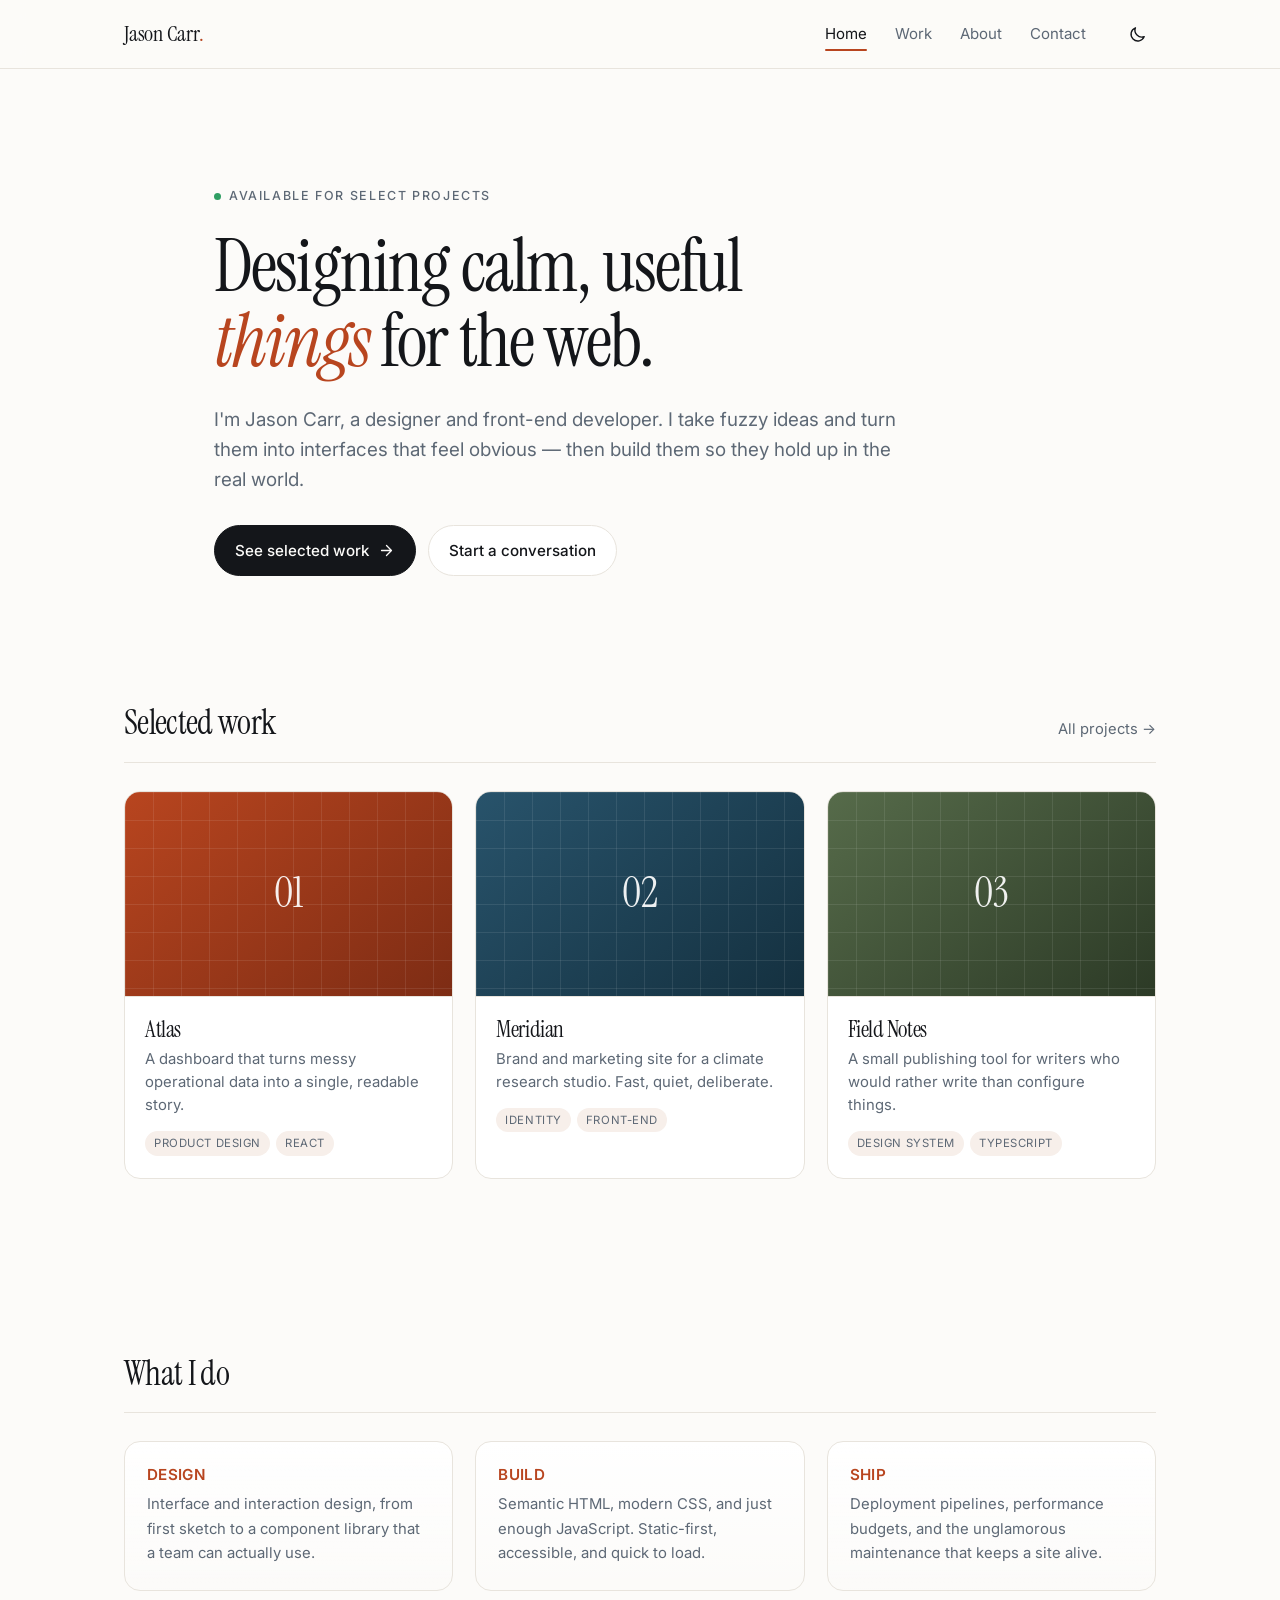
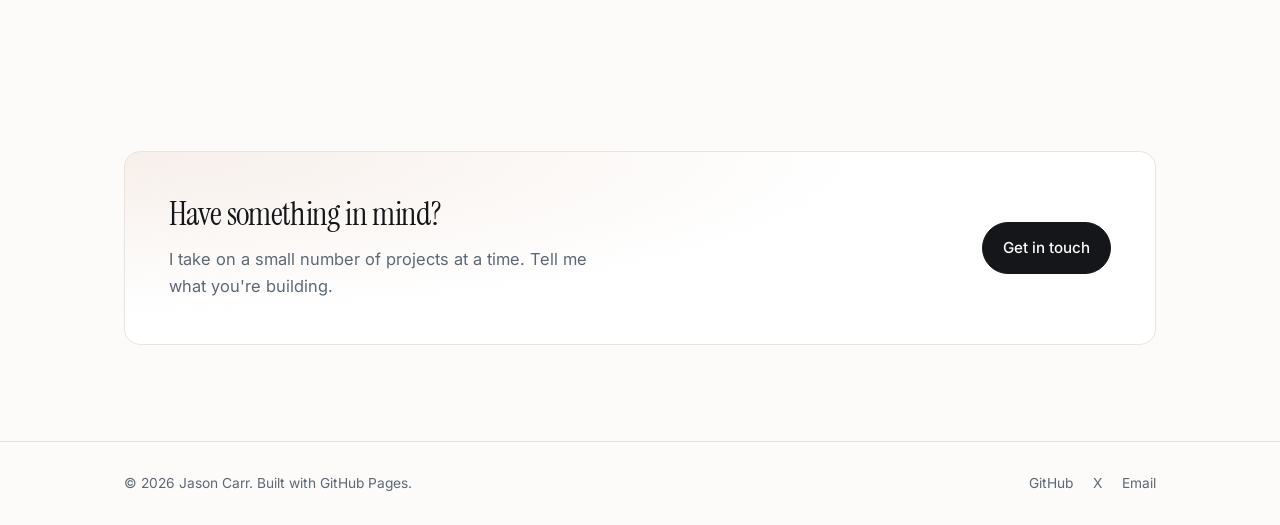
<file: index.html>
<!DOCTYPE html>
<html lang="en" data-theme="light">
<head>
  <meta charset="utf-8">
  <meta name="viewport" content="width=device-width, initial-scale=1">
  <title>Jason Carr — Designer &amp; Developer</title>
  <meta name="description" content="Portfolio of Jason Carr — a designer and front-end developer building calm, useful things for the web.">

  <meta property="og:type" content="website">
  <meta property="og:title" content="Jason Carr — Designer &amp; Developer">
  <meta property="og:description" content="Portfolio of Jason Carr — a designer and front-end developer building calm, useful things for the web.">
  <meta name="twitter:card" content="summary_large_image">

  <link rel="icon" href="data:image/svg+xml,%3Csvg xmlns='http://www.w3.org/2000/svg' viewBox='0 0 32 32'%3E%3Crect width='32' height='32' rx='9' fill='%23b8451f'/%3E%3Ctext x='16' y='23' font-family='Georgia,serif' font-size='19' fill='%23fff' text-anchor='middle'%3EY%3C/text%3E%3C/svg%3E">

  <link rel="preconnect" href="https://fonts.googleapis.com">
  <link rel="preconnect" href="https://fonts.gstatic.com" crossorigin>
  <link href="https://fonts.googleapis.com/css2?family=Inter:wght@400;500;600&family=Instrument+Serif:ital@0;1&display=swap" rel="stylesheet">
  <link rel="stylesheet" href="css/style.css">

  <script>
    // Apply the saved theme before paint so there is no flash.
    (function () {
      try {
        var saved = localStorage.getItem("theme");
        var prefers = window.matchMedia("(prefers-color-scheme: dark)").matches ? "dark" : "light";
        document.documentElement.dataset.theme = saved || prefers;
      } catch (e) {}
    })();
  </script>
</head>
<body>
  <a class="skip-link" href="#main">Skip to content</a>

  <header class="site-header">
    <div class="wrap header-inner">
      <a class="brand" href="index.html">Jason Carr<span class="dot">.</span></a>

      <nav class="nav" id="nav" aria-label="Main">
        <a href="index.html">Home</a>
        <a href="projects.html">Work</a>
        <a href="about.html">About</a>
        <a href="contact.html">Contact</a>
      </nav>

      <div class="header-actions">
        <button class="icon-btn" id="theme-toggle" type="button" aria-label="Toggle colour theme">
          <svg class="i-sun" viewBox="0 0 24 24" aria-hidden="true"><circle cx="12" cy="12" r="4.2"/><path d="M12 2v2.2M12 19.8V22M2 12h2.2M19.8 12H22M4.9 4.9l1.6 1.6M17.5 17.5l1.6 1.6M19.1 4.9l-1.6 1.6M6.5 17.5l-1.6 1.6"/></svg>
          <svg class="i-moon" viewBox="0 0 24 24" aria-hidden="true"><path d="M20.5 14.6A8.6 8.6 0 0 1 9.4 3.5a8.6 8.6 0 1 0 11.1 11.1Z"/></svg>
        </button>

        <button class="icon-btn menu-btn" id="menu-btn" type="button" aria-label="Open menu" aria-expanded="false" aria-controls="nav">
          <svg viewBox="0 0 24 24" aria-hidden="true"><path d="M4 7h16M4 12h16M4 17h16"/></svg>
        </button>
      </div>
    </div>
  </header>

  <main id="main">
    <section class="hero wrap">
      <p class="eyebrow"><span class="pulse" aria-hidden="true"></span>Available for select projects</p>
      <h1>Designing calm, useful <em>things</em> for the web.</h1>
      <p class="lede">
        I'm Jason Carr, a designer and front-end developer. I take fuzzy ideas and turn them
        into interfaces that feel obvious — then build them so they hold up in the real world.
      </p>
      <div class="btn-row">
        <a class="btn btn-primary" href="projects.html">
          See selected work
          <svg viewBox="0 0 24 24" aria-hidden="true"><path d="M5 12h13M12 5l7 7-7 7"/></svg>
        </a>
        <a class="btn btn-ghost" href="contact.html">Start a conversation</a>
      </div>
    </section>

    <section class="wrap section" aria-labelledby="work-heading">
      <div class="section-head">
        <h2 id="work-heading">Selected work</h2>
        <a class="text-link" href="projects.html">All projects <span aria-hidden="true">→</span></a>
      </div>

      <div class="grid-3">
        <a class="card reveal" href="projects.html#atlas">
          <div class="cover cover-a"><span>01</span></div>
          <div class="card-body">
            <h3>Atlas</h3>
            <p>A dashboard that turns messy operational data into a single, readable story.</p>
            <ul class="tags"><li>Product design</li><li>React</li></ul>
          </div>
        </a>

        <a class="card reveal" href="projects.html#meridian">
          <div class="cover cover-b"><span>02</span></div>
          <div class="card-body">
            <h3>Meridian</h3>
            <p>Brand and marketing site for a climate research studio. Fast, quiet, deliberate.</p>
            <ul class="tags"><li>Identity</li><li>Front-end</li></ul>
          </div>
        </a>

        <a class="card reveal" href="projects.html#fieldnotes">
          <div class="cover cover-c"><span>03</span></div>
          <div class="card-body">
            <h3>Field Notes</h3>
            <p>A small publishing tool for writers who would rather write than configure things.</p>
            <ul class="tags"><li>Design system</li><li>TypeScript</li></ul>
          </div>
        </a>
      </div>
    </section>

    <section class="wrap section" aria-labelledby="do-heading">
      <div class="section-head">
        <h2 id="do-heading">What I do</h2>
      </div>

      <div class="grid-3 skills">
        <article class="reveal">
          <h3>Design</h3>
          <p>Interface and interaction design, from first sketch to a component library that a team can actually use.</p>
        </article>
        <article class="reveal">
          <h3>Build</h3>
          <p>Semantic HTML, modern CSS, and just enough JavaScript. Static-first, accessible, and quick to load.</p>
        </article>
        <article class="reveal">
          <h3>Ship</h3>
          <p>Deployment pipelines, performance budgets, and the unglamorous maintenance that keeps a site alive.</p>
        </article>
      </div>
    </section>

    <section class="wrap">
      <div class="callout reveal">
        <div>
          <h2>Have something in mind?</h2>
          <p>I take on a small number of projects at a time. Tell me what you're building.</p>
        </div>
        <a class="btn btn-primary" href="contact.html">Get in touch</a>
      </div>
    </section>
  </main>

  <footer class="site-footer">
    <div class="wrap footer-inner">
      <p>© <span data-year>2026</span> Jason Carr. Built with GitHub Pages.</p>
      <nav aria-label="Elsewhere">
        <a href="https://github.com/namrrac" rel="me">GitHub</a>
        <a href="https://x.com/norcalhiker" rel="me">X</a>
        <a href="mailto:namrrac@gmail.com">Email</a>
      </nav>
    </div>
  </footer>

  <script src="js/main.js"></script>
</body>
</html>
</file>
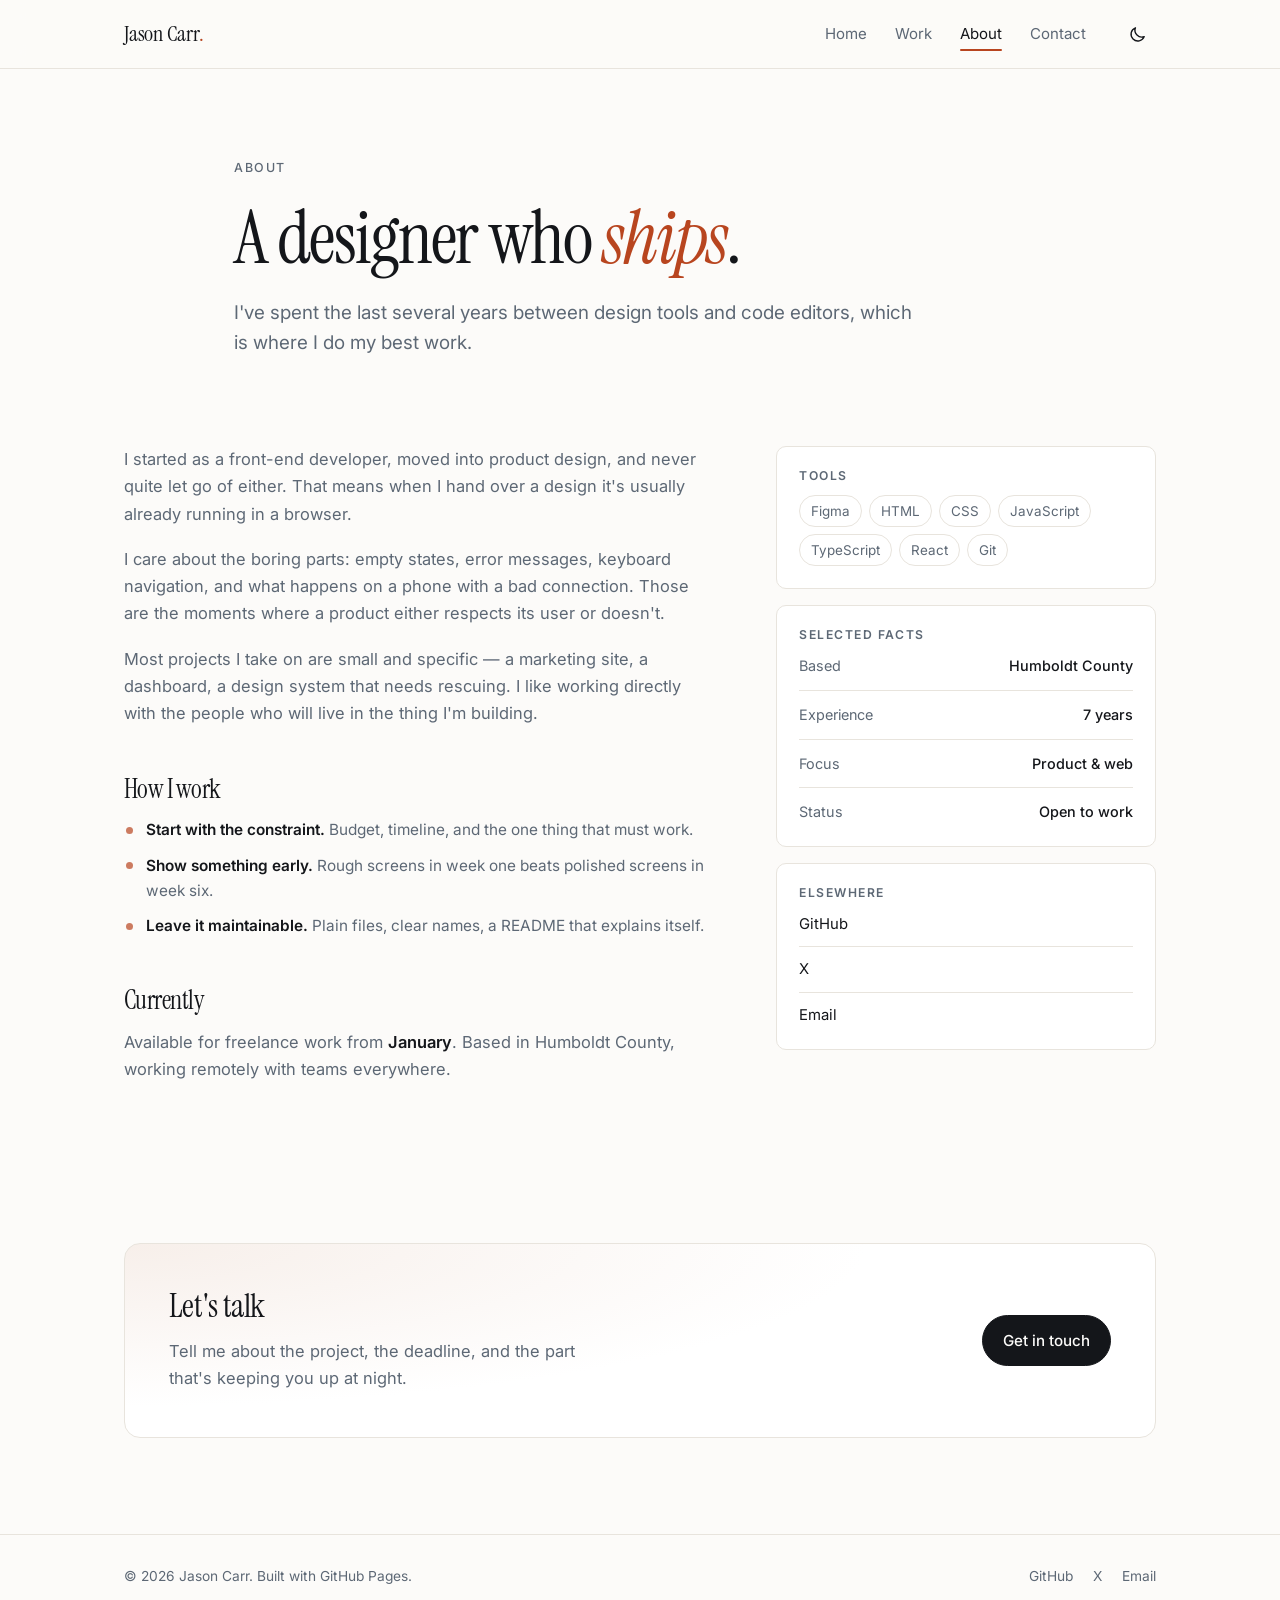
<file: about.html>
<!DOCTYPE html>
<html lang="en" data-theme="light">
<head>
  <meta charset="utf-8">
  <meta name="viewport" content="width=device-width, initial-scale=1">
  <title>About — Jason Carr</title>
  <meta name="description" content="About Jason Carr — designer and front-end developer. Background, tools, and how I work.">

  <meta property="og:type" content="website">
  <meta property="og:title" content="About — Jason Carr">
  <meta property="og:description" content="About Jason Carr — designer and front-end developer.">

  <link rel="icon" href="data:image/svg+xml,%3Csvg xmlns='http://www.w3.org/2000/svg' viewBox='0 0 32 32'%3E%3Crect width='32' height='32' rx='9' fill='%23b8451f'/%3E%3Ctext x='16' y='23' font-family='Georgia,serif' font-size='19' fill='%23fff' text-anchor='middle'%3EY%3C/text%3E%3C/svg%3E">

  <link rel="preconnect" href="https://fonts.googleapis.com">
  <link rel="preconnect" href="https://fonts.gstatic.com" crossorigin>
  <link href="https://fonts.googleapis.com/css2?family=Inter:wght@400;500;600&family=Instrument+Serif:ital@0;1&display=swap" rel="stylesheet">
  <link rel="stylesheet" href="css/style.css">

  <script>
    (function () {
      try {
        var saved = localStorage.getItem("theme");
        var prefers = window.matchMedia("(prefers-color-scheme: dark)").matches ? "dark" : "light";
        document.documentElement.dataset.theme = saved || prefers;
      } catch (e) {}
    })();
  </script>
</head>
<body>
  <a class="skip-link" href="#main">Skip to content</a>

  <header class="site-header">
    <div class="wrap header-inner">
      <a class="brand" href="index.html">Jason Carr<span class="dot">.</span></a>

      <nav class="nav" id="nav" aria-label="Main">
        <a href="index.html">Home</a>
        <a href="projects.html">Work</a>
        <a href="about.html">About</a>
        <a href="contact.html">Contact</a>
      </nav>

      <div class="header-actions">
        <button class="icon-btn" id="theme-toggle" type="button" aria-label="Toggle colour theme">
          <svg class="i-sun" viewBox="0 0 24 24" aria-hidden="true"><circle cx="12" cy="12" r="4.2"/><path d="M12 2v2.2M12 19.8V22M2 12h2.2M19.8 12H22M4.9 4.9l1.6 1.6M17.5 17.5l1.6 1.6M19.1 4.9l-1.6 1.6M6.5 17.5l-1.6 1.6"/></svg>
          <svg class="i-moon" viewBox="0 0 24 24" aria-hidden="true"><path d="M20.5 14.6A8.6 8.6 0 0 1 9.4 3.5a8.6 8.6 0 1 0 11.1 11.1Z"/></svg>
        </button>

        <button class="icon-btn menu-btn" id="menu-btn" type="button" aria-label="Open menu" aria-expanded="false" aria-controls="nav">
          <svg viewBox="0 0 24 24" aria-hidden="true"><path d="M4 7h16M4 12h16M4 17h16"/></svg>
        </button>
      </div>
    </div>
  </header>

  <main id="main">
    <section class="wrap page-head">
      <p class="eyebrow">About</p>
      <h1>A designer who <em>ships</em>.</h1>
      <p class="lede">I've spent the last several years between design tools and code editors, which is where I do my best work.</p>
    </section>

    <section class="wrap section">
      <div class="two-col">
        <div class="prose">
          <p>
            I started as a front-end developer, moved into product design, and never quite let go of
            either. That means when I hand over a design it's usually already running in a browser.
          </p>
          <p>
            I care about the boring parts: empty states, error messages, keyboard navigation, and what
            happens on a phone with a bad connection. Those are the moments where a product either
            respects its user or doesn't.
          </p>
          <p>
            Most projects I take on are small and specific — a marketing site, a dashboard, a design
            system that needs rescuing. I like working directly with the people who will live in the
            thing I'm building.
          </p>

          <h2>How I work</h2>
          <ul class="list">
            <li><strong>Start with the constraint.</strong> Budget, timeline, and the one thing that must work.</li>
            <li><strong>Show something early.</strong> Rough screens in week one beats polished screens in week six.</li>
            <li><strong>Leave it maintainable.</strong> Plain files, clear names, a README that explains itself.</li>
          </ul>

          <h2>Currently</h2>
          <p>
            Available for freelance work from <strong>January</strong>. Based in Humboldt County,
            working remotely with teams everywhere.
          </p>
        </div>

        <aside class="sidebar">
          <div class="panel">
            <h3>Tools</h3>
            <ul class="chips">
              <li>Figma</li>
              <li>HTML</li>
              <li>CSS</li>
              <li>JavaScript</li>
              <li>TypeScript</li>
              <li>React</li>
              <li>Git</li>
            </ul>
          </div>

          <div class="panel">
            <h3>Selected facts</h3>
            <dl class="facts">
              <div><dt>Based</dt><dd>Humboldt County</dd></div>
              <div><dt>Experience</dt><dd>7 years</dd></div>
              <div><dt>Focus</dt><dd>Product &amp; web</dd></div>
              <div><dt>Status</dt><dd>Open to work</dd></div>
            </dl>
          </div>

          <div class="panel">
            <h3>Elsewhere</h3>
            <ul class="link-list">
              <li><a href="https://github.com/namrrac">GitHub</a></li>
              <li><a href="https://x.com/norcalhiker">X</a></li>
              <li><a href="mailto:namrrac@gmail.com">Email</a></li>
            </ul>
          </div>
        </aside>
      </div>
    </section>

    <section class="wrap">
      <div class="callout reveal">
        <div>
          <h2>Let's talk</h2>
          <p>Tell me about the project, the deadline, and the part that's keeping you up at night.</p>
        </div>
        <a class="btn btn-primary" href="contact.html">Get in touch</a>
      </div>
    </section>
  </main>

  <footer class="site-footer">
    <div class="wrap footer-inner">
      <p>© <span data-year>2026</span> Jason Carr. Built with GitHub Pages.</p>
      <nav aria-label="Elsewhere">
        <a href="https://github.com/namrrac" rel="me">GitHub</a>
        <a href="https://x.com/norcalhiker" rel="me">X</a>
        <a href="mailto:namrrac@gmail.com">Email</a>
      </nav>
    </div>
  </footer>

  <script src="js/main.js"></script>
</body>
</html>
</file>
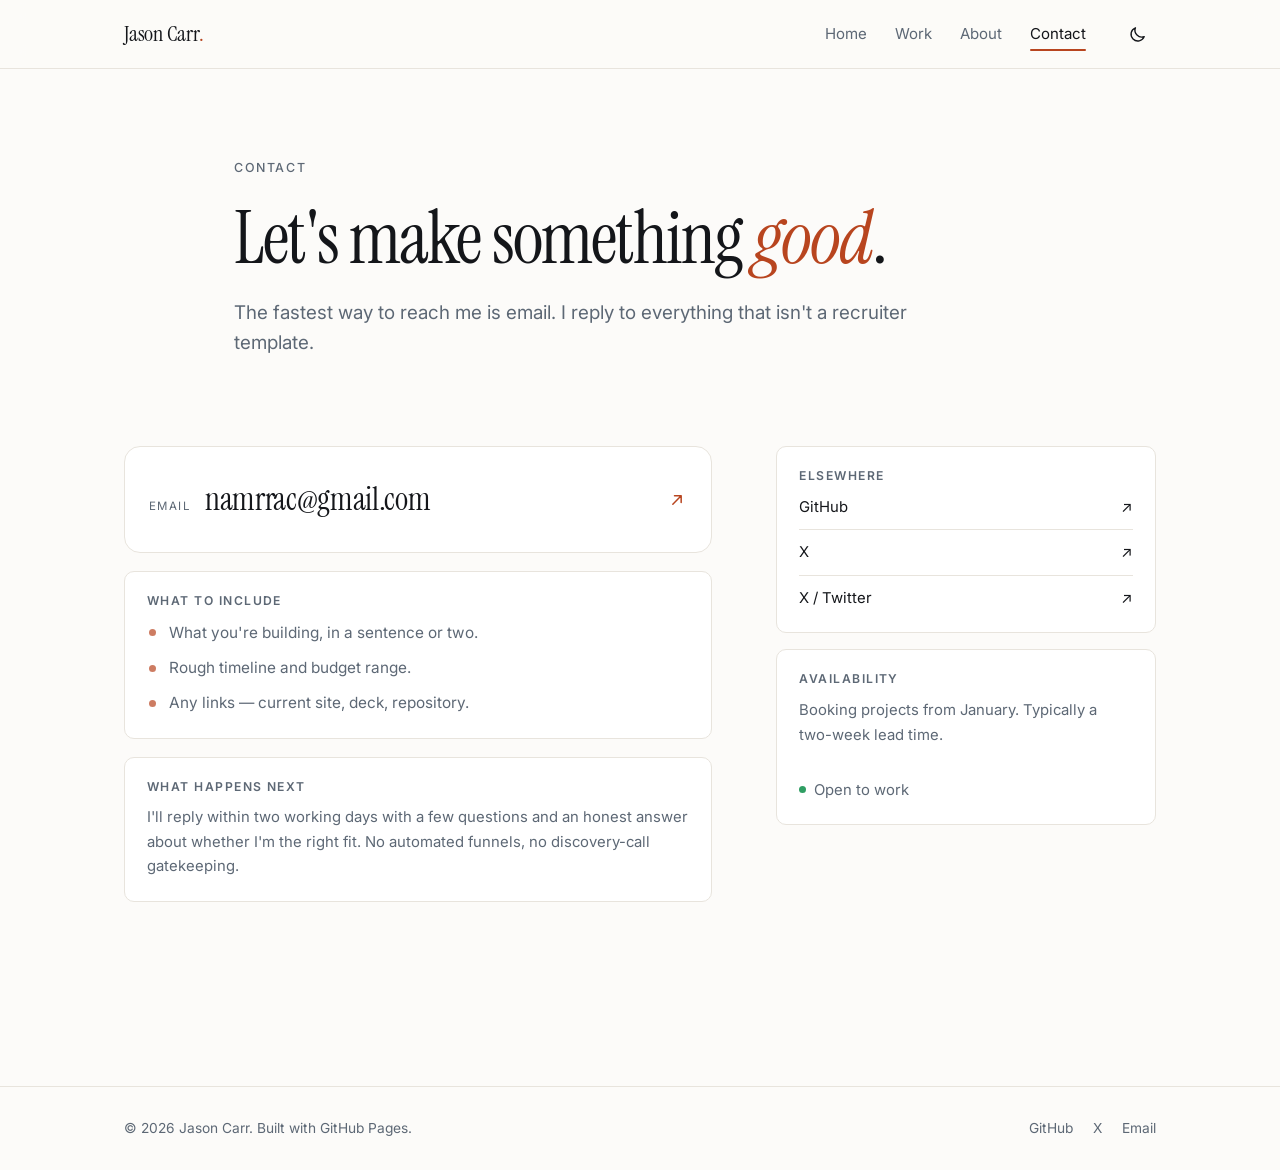
<file: contact.html>
<!DOCTYPE html>
<html lang="en" data-theme="light">
<head>
  <meta charset="utf-8">
  <meta name="viewport" content="width=device-width, initial-scale=1">
  <title>Contact — Jason Carr</title>
  <meta name="description" content="Get in touch with Jason Carr about design and front-end projects.">

  <meta property="og:type" content="website">
  <meta property="og:title" content="Contact — Jason Carr">
  <meta property="og:description" content="Get in touch about design and front-end projects.">

  <link rel="icon" href="data:image/svg+xml,%3Csvg xmlns='http://www.w3.org/2000/svg' viewBox='0 0 32 32'%3E%3Crect width='32' height='32' rx='9' fill='%23b8451f'/%3E%3Ctext x='16' y='23' font-family='Georgia,serif' font-size='19' fill='%23fff' text-anchor='middle'%3EY%3C/text%3E%3C/svg%3E">

  <link rel="preconnect" href="https://fonts.googleapis.com">
  <link rel="preconnect" href="https://fonts.gstatic.com" crossorigin>
  <link href="https://fonts.googleapis.com/css2?family=Inter:wght@400;500;600&family=Instrument+Serif:ital@0;1&display=swap" rel="stylesheet">
  <link rel="stylesheet" href="css/style.css">

  <script>
    (function () {
      try {
        var saved = localStorage.getItem("theme");
        var prefers = window.matchMedia("(prefers-color-scheme: dark)").matches ? "dark" : "light";
        document.documentElement.dataset.theme = saved || prefers;
      } catch (e) {}
    })();
  </script>
</head>
<body>
  <a class="skip-link" href="#main">Skip to content</a>

  <header class="site-header">
    <div class="wrap header-inner">
      <a class="brand" href="index.html">Jason Carr<span class="dot">.</span></a>

      <nav class="nav" id="nav" aria-label="Main">
        <a href="index.html">Home</a>
        <a href="projects.html">Work</a>
        <a href="about.html">About</a>
        <a href="contact.html">Contact</a>
      </nav>

      <div class="header-actions">
        <button class="icon-btn" id="theme-toggle" type="button" aria-label="Toggle colour theme">
          <svg class="i-sun" viewBox="0 0 24 24" aria-hidden="true"><circle cx="12" cy="12" r="4.2"/><path d="M12 2v2.2M12 19.8V22M2 12h2.2M19.8 12H22M4.9 4.9l1.6 1.6M17.5 17.5l1.6 1.6M19.1 4.9l-1.6 1.6M6.5 17.5l-1.6 1.6"/></svg>
          <svg class="i-moon" viewBox="0 0 24 24" aria-hidden="true"><path d="M20.5 14.6A8.6 8.6 0 0 1 9.4 3.5a8.6 8.6 0 1 0 11.1 11.1Z"/></svg>
        </button>

        <button class="icon-btn menu-btn" id="menu-btn" type="button" aria-label="Open menu" aria-expanded="false" aria-controls="nav">
          <svg viewBox="0 0 24 24" aria-hidden="true"><path d="M4 7h16M4 12h16M4 17h16"/></svg>
        </button>
      </div>
    </div>
  </header>

  <main id="main">
    <section class="wrap page-head">
      <p class="eyebrow">Contact</p>
      <h1>Let's make something <em>good</em>.</h1>
      <p class="lede">The fastest way to reach me is email. I reply to everything that isn't a recruiter template.</p>
    </section>

    <section class="wrap section">
      <div class="two-col">
        <div>
          <a class="big-mail" href="mailto:namrrac@gmail.com">
            <span class="label">Email</span>
            <span class="value">namrrac@gmail.com</span>
            <svg viewBox="0 0 24 24" aria-hidden="true"><path d="M7 17 17 7M9 7h8v8"/></svg>
          </a>

          <div class="panel panel-wide">
            <h3>What to include</h3>
            <ul class="list">
              <li>What you're building, in a sentence or two.</li>
              <li>Rough timeline and budget range.</li>
              <li>Any links — current site, deck, repository.</li>
            </ul>
          </div>

          <div class="panel panel-wide">
            <h3>What happens next</h3>
            <p class="muted">
              I'll reply within two working days with a few questions and an honest answer about
              whether I'm the right fit. No automated funnels, no discovery-call gatekeeping.
            </p>
          </div>
        </div>

        <aside class="sidebar">
          <div class="panel">
            <h3>Elsewhere</h3>
            <ul class="link-list">
              <li><a href="https://github.com/namrrac">GitHub <span aria-hidden="true">↗</span></a></li>
              <li><a href="https://x.com/norcalhiker">X <span aria-hidden="true">↗</span></a></li>
              <li><a href="https://x.com/norcalhiker">X / Twitter <span aria-hidden="true">↗</span></a></li>
            </ul>
          </div>

          <div class="panel">
            <h3>Availability</h3>
            <p class="muted">Booking projects from January. Typically a two-week lead time.</p>
            <p class="status"><span class="pulse" aria-hidden="true"></span>Open to work</p>
          </div>
        </aside>
      </div>
    </section>
  </main>

  <footer class="site-footer">
    <div class="wrap footer-inner">
      <p>© <span data-year>2026</span> Jason Carr. Built with GitHub Pages.</p>
      <nav aria-label="Elsewhere">
        <a href="https://github.com/namrrac" rel="me">GitHub</a>
        <a href="https://x.com/norcalhiker" rel="me">X</a>
        <a href="mailto:namrrac@gmail.com">Email</a>
      </nav>
    </div>
  </footer>

  <script src="js/main.js"></script>
</body>
</html>
</file>
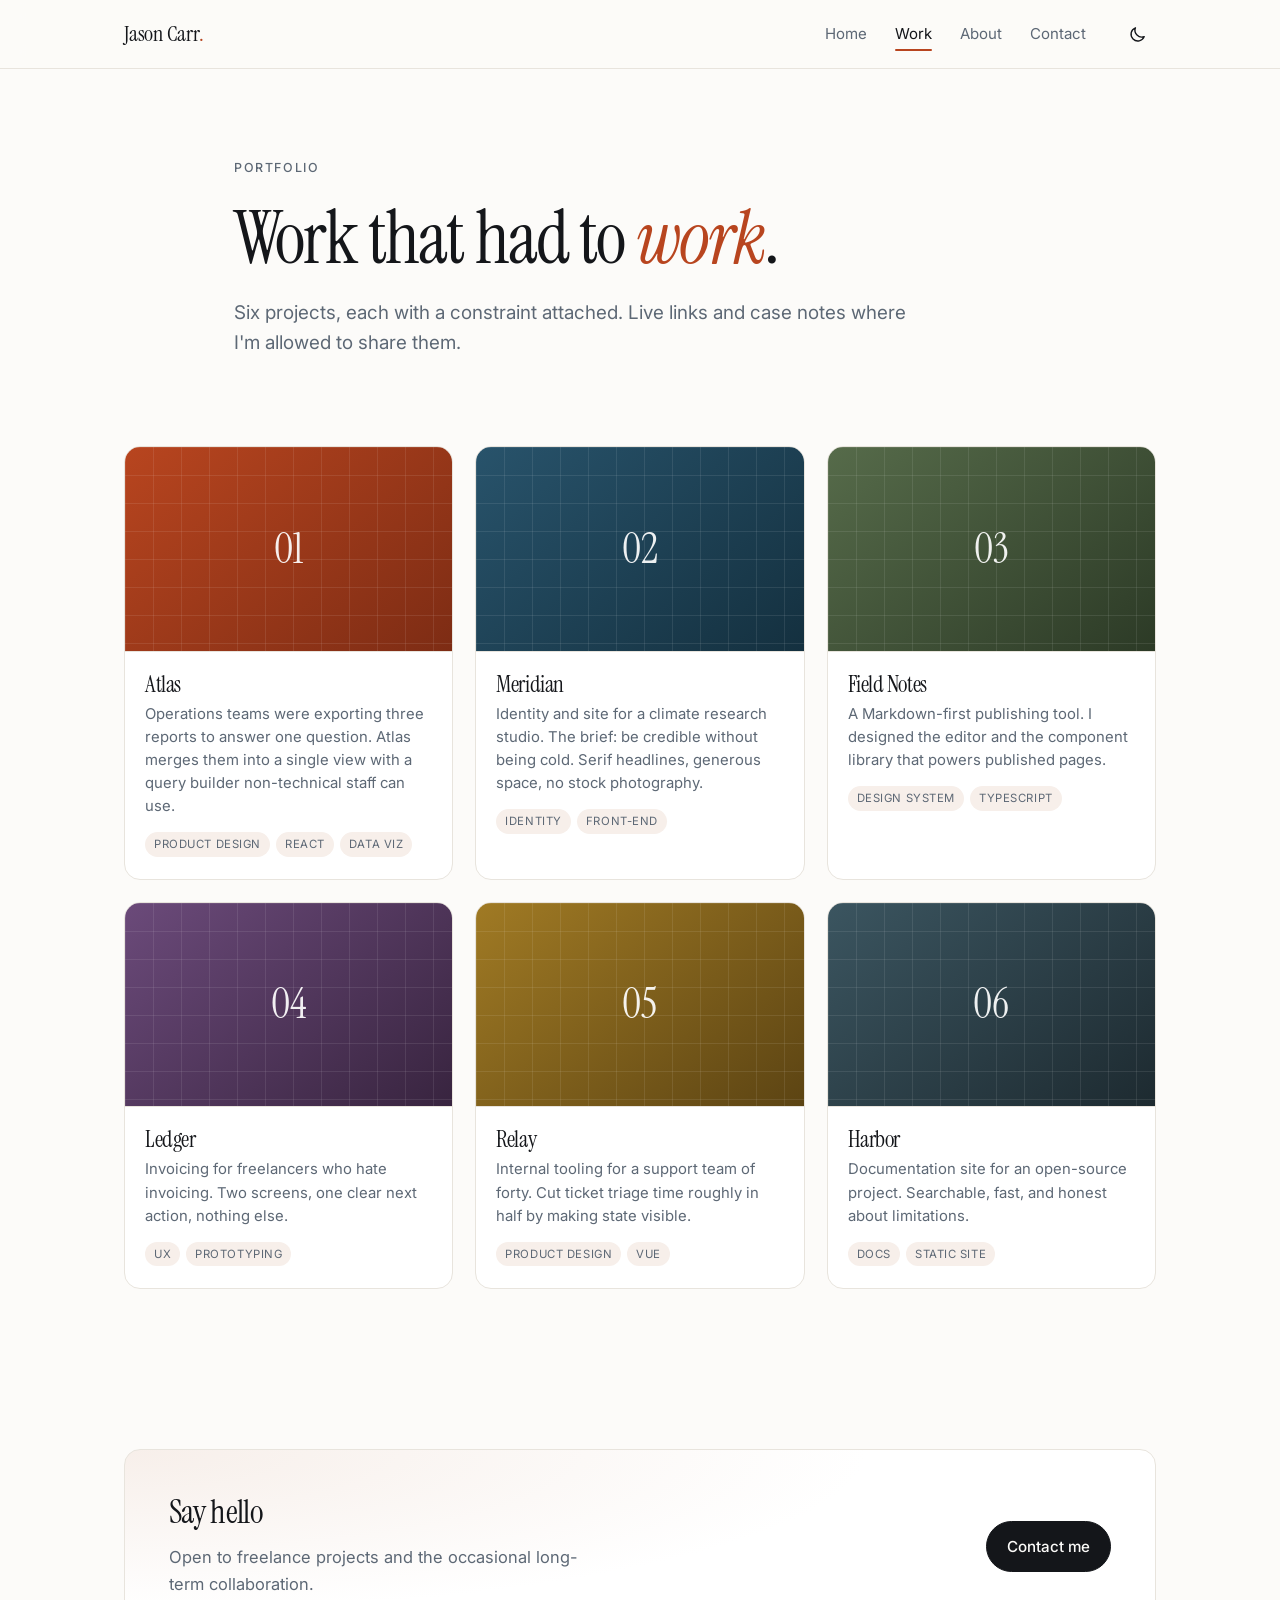
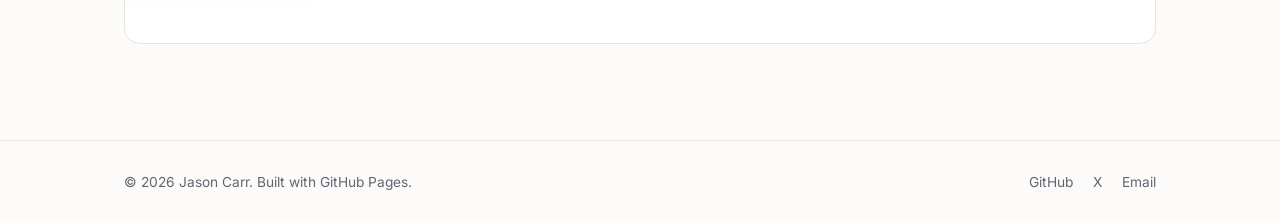
<file: projects.html>
<!DOCTYPE html>
<html lang="en" data-theme="light">
<head>
  <meta charset="utf-8">
  <meta name="viewport" content="width=device-width, initial-scale=1">
  <title>Work — Jason Carr</title>
  <meta name="description" content="Selected projects by Jason Carr: product design, brand sites, and design systems.">

  <meta property="og:type" content="website">
  <meta property="og:title" content="Work — Jason Carr">
  <meta property="og:description" content="Selected projects by Jason Carr: product design, brand sites, and design systems.">

  <link rel="icon" href="data:image/svg+xml,%3Csvg xmlns='http://www.w3.org/2000/svg' viewBox='0 0 32 32'%3E%3Crect width='32' height='32' rx='9' fill='%23b8451f'/%3E%3Ctext x='16' y='23' font-family='Georgia,serif' font-size='19' fill='%23fff' text-anchor='middle'%3EY%3C/text%3E%3C/svg%3E">

  <link rel="preconnect" href="https://fonts.googleapis.com">
  <link rel="preconnect" href="https://fonts.gstatic.com" crossorigin>
  <link href="https://fonts.googleapis.com/css2?family=Inter:wght@400;500;600&family=Instrument+Serif:ital@0;1&display=swap" rel="stylesheet">
  <link rel="stylesheet" href="css/style.css">

  <script>
    (function () {
      try {
        var saved = localStorage.getItem("theme");
        var prefers = window.matchMedia("(prefers-color-scheme: dark)").matches ? "dark" : "light";
        document.documentElement.dataset.theme = saved || prefers;
      } catch (e) {}
    })();
  </script>
</head>
<body>
  <a class="skip-link" href="#main">Skip to content</a>

  <header class="site-header">
    <div class="wrap header-inner">
      <a class="brand" href="index.html">Jason Carr<span class="dot">.</span></a>

      <nav class="nav" id="nav" aria-label="Main">
        <a href="index.html">Home</a>
        <a href="projects.html">Work</a>
        <a href="about.html">About</a>
        <a href="contact.html">Contact</a>
      </nav>

      <div class="header-actions">
        <button class="icon-btn" id="theme-toggle" type="button" aria-label="Toggle colour theme">
          <svg class="i-sun" viewBox="0 0 24 24" aria-hidden="true"><circle cx="12" cy="12" r="4.2"/><path d="M12 2v2.2M12 19.8V22M2 12h2.2M19.8 12H22M4.9 4.9l1.6 1.6M17.5 17.5l1.6 1.6M19.1 4.9l-1.6 1.6M6.5 17.5l-1.6 1.6"/></svg>
          <svg class="i-moon" viewBox="0 0 24 24" aria-hidden="true"><path d="M20.5 14.6A8.6 8.6 0 0 1 9.4 3.5a8.6 8.6 0 1 0 11.1 11.1Z"/></svg>
        </button>

        <button class="icon-btn menu-btn" id="menu-btn" type="button" aria-label="Open menu" aria-expanded="false" aria-controls="nav">
          <svg viewBox="0 0 24 24" aria-hidden="true"><path d="M4 7h16M4 12h16M4 17h16"/></svg>
        </button>
      </div>
    </div>
  </header>

  <main id="main">
    <section class="wrap page-head">
      <p class="eyebrow">Portfolio</p>
      <h1>Work that had to <em>work</em>.</h1>
      <p class="lede">Six projects, each with a constraint attached. Live links and case notes where I'm allowed to share them.</p>
    </section>

    <section class="wrap section" aria-labelledby="featured">
      <h2 id="featured" class="visually-hidden">Featured projects</h2>

      <div class="grid-3">
        <a class="card reveal" id="atlas" href="#atlas">
          <div class="cover cover-a"><span>01</span></div>
          <div class="card-body">
            <h3>Atlas</h3>
            <p>Operations teams were exporting three reports to answer one question. Atlas merges them into a single view with a query builder non-technical staff can use.</p>
            <ul class="tags"><li>Product design</li><li>React</li><li>Data viz</li></ul>
          </div>
        </a>

        <a class="card reveal" id="meridian" href="#meridian">
          <div class="cover cover-b"><span>02</span></div>
          <div class="card-body">
            <h3>Meridian</h3>
            <p>Identity and site for a climate research studio. The brief: be credible without being cold. Serif headlines, generous space, no stock photography.</p>
            <ul class="tags"><li>Identity</li><li>Front-end</li></ul>
          </div>
        </a>

        <a class="card reveal" id="fieldnotes" href="#fieldnotes">
          <div class="cover cover-c"><span>03</span></div>
          <div class="card-body">
            <h3>Field Notes</h3>
            <p>A Markdown-first publishing tool. I designed the editor and the component library that powers published pages.</p>
            <ul class="tags"><li>Design system</li><li>TypeScript</li></ul>
          </div>
        </a>

        <a class="card reveal" href="#ledger">
          <div class="cover cover-d"><span>04</span></div>
          <div class="card-body">
            <h3>Ledger</h3>
            <p>Invoicing for freelancers who hate invoicing. Two screens, one clear next action, nothing else.</p>
            <ul class="tags"><li>UX</li><li>Prototyping</li></ul>
          </div>
        </a>

        <a class="card reveal" href="#relay">
          <div class="cover cover-e"><span>05</span></div>
          <div class="card-body">
            <h3>Relay</h3>
            <p>Internal tooling for a support team of forty. Cut ticket triage time roughly in half by making state visible.</p>
            <ul class="tags"><li>Product design</li><li>Vue</li></ul>
          </div>
        </a>

        <a class="card reveal" href="#harbor">
          <div class="cover cover-f"><span>06</span></div>
          <div class="card-body">
            <h3>Harbor</h3>
            <p>Documentation site for an open-source project. Searchable, fast, and honest about limitations.</p>
            <ul class="tags"><li>Docs</li><li>Static site</li></ul>
          </div>
        </a>
      </div>
    </section>

    <section class="wrap">
      <div class="callout reveal">
        <div>
          <h2>Say hello</h2>
          <p>Open to freelance projects and the occasional long-term collaboration.</p>
        </div>
        <a class="btn btn-primary" href="contact.html">Contact me</a>
      </div>
    </section>
  </main>

  <footer class="site-footer">
    <div class="wrap footer-inner">
      <p>© <span data-year>2026</span> Jason Carr. Built with GitHub Pages.</p>
      <nav aria-label="Elsewhere">
        <a href="https://github.com/namrrac" rel="me">GitHub</a>
        <a href="https://x.com/norcalhiker" rel="me">X</a>
        <a href="mailto:namrrac@gmail.com">Email</a>
      </nav>
    </div>
  </footer>

  <script src="js/main.js"></script>
</body>
</html>
</file>
<file: css/style.css>
/* ============================================================
   Your Name — portfolio
   Plain CSS. No build step. Edit the tokens first.
   ============================================================ */

:root {
  --bg: #fcfbf9;
  --surface: #ffffff;
  --text: #14161a;
  --muted: #5d6875;
  --line: #e8e4dd;
  --accent: #b8451f;
  --accent-ink: #ffffff;
  --tint: #f7efea;
  --shadow: 0 1px 2px rgba(16, 24, 40, .05), 0 14px 34px -18px rgba(16, 24, 40, .28);

  --max: 1080px;
  --radius: 16px;
  --radius-sm: 10px;
  --sans: "Inter", system-ui, -apple-system, "Segoe UI", Roboto, Helvetica, Arial, sans-serif;
  --serif: "Instrument Serif", Georgia, "Times New Roman", serif;
}

[data-theme="dark"] {
  --bg: #0e1013;
  --surface: #16191e;
  --text: #eceae6;
  --muted: #9aa4b0;
  --line: #272b32;
  --accent: #e2693f;
  --accent-ink: #14161a;
  --tint: #1d1a18;
  --shadow: 0 1px 2px rgba(0, 0, 0, .4), 0 18px 40px -20px rgba(0, 0, 0, .7);
}

/* ---------- reset ---------- */

*, *::before, *::after { box-sizing: border-box; }

html {
  -webkit-text-size-adjust: 100%;
  scroll-behavior: smooth;
  scroll-padding-top: 90px;
}

body {
  margin: 0;
  background: var(--bg);
  color: var(--text);
  font-family: var(--sans);
  font-size: 16.5px;
  line-height: 1.65;
  -webkit-font-smoothing: antialiased;
  text-rendering: optimizeLegibility;
}

img, svg { display: block; max-width: 100%; }

a { color: inherit; text-decoration: none; }

h1, h2, h3 {
  margin: 0 0 .4em;
  line-height: 1.12;
  letter-spacing: -.02em;
  font-weight: 500;
}

p { margin: 0 0 1.1em; }
p:last-child { margin-bottom: 0; }

ul { margin: 0; padding: 0; list-style: none; }

::selection { background: var(--accent); color: var(--accent-ink); }

:focus-visible {
  outline: 2px solid var(--accent);
  outline-offset: 3px;
  border-radius: 4px;
}

/* ---------- helpers ---------- */

.wrap {
  width: 100%;
  max-width: var(--max);
  margin-inline: auto;
  padding-inline: 24px;
}

.section { padding-block: clamp(48px, 7vw, 88px); }

.visually-hidden {
  position: absolute;
  width: 1px; height: 1px;
  padding: 0; margin: -1px;
  overflow: hidden;
  clip-path: inset(50%);
  white-space: nowrap;
}

.skip-link {
  position: absolute;
  left: 16px;
  top: -60px;
  z-index: 100;
  padding: 10px 16px;
  background: var(--accent);
  color: var(--accent-ink);
  border-radius: 8px;
  transition: top .18s ease;
}
.skip-link:focus { top: 16px; }

.muted { color: var(--muted); }

/* ---------- header ---------- */

.site-header {
  position: sticky;
  top: 0;
  z-index: 50;
  background: color-mix(in srgb, var(--bg) 86%, transparent);
  backdrop-filter: saturate(160%) blur(12px);
  -webkit-backdrop-filter: saturate(160%) blur(12px);
  border-bottom: 1px solid var(--line);
}

.header-inner {
  display: flex;
  align-items: center;
  gap: 20px;
  min-height: 68px;
}

.brand {
  font-family: var(--serif);
  font-size: 1.4rem;
  letter-spacing: -.01em;
  margin-right: auto;
  white-space: nowrap;
}
.brand .dot { color: var(--accent); }

.nav {
  display: flex;
  align-items: center;
  gap: 4px;
}

.nav a {
  position: relative;
  padding: 8px 12px;
  border-radius: 8px;
  font-size: .94rem;
  color: var(--muted);
  transition: color .15s ease, background .15s ease;
}
.nav a:hover { color: var(--text); background: var(--tint); }

.nav a.is-active { color: var(--text); }
.nav a.is-active::after {
  content: "";
  position: absolute;
  left: 12px; right: 12px; bottom: 3px;
  height: 2px;
  border-radius: 2px;
  background: var(--accent);
}

.header-actions { display: flex; align-items: center; gap: 6px; }

.icon-btn {
  display: grid;
  place-items: center;
  width: 38px; height: 38px;
  padding: 0;
  background: transparent;
  border: 1px solid transparent;
  border-radius: 9px;
  color: var(--text);
  cursor: pointer;
  transition: background .15s ease, border-color .15s ease;
}
.icon-btn:hover { background: var(--tint); border-color: var(--line); }
.icon-btn svg {
  width: 19px; height: 19px;
  fill: none;
  stroke: currentColor;
  stroke-width: 1.7;
  stroke-linecap: round;
  stroke-linejoin: round;
}

.i-sun { display: none; }
[data-theme="dark"] .i-sun { display: block; }
[data-theme="dark"] .i-moon { display: none; }

.menu-btn { display: none; }

/* ---------- hero ---------- */

.hero {
  padding-block: clamp(56px, 9vw, 112px) clamp(24px, 4vw, 40px);
  max-width: 900px;
}

.eyebrow {
  display: inline-flex;
  align-items: center;
  gap: 8px;
  margin: 0 0 22px;
  font-size: .78rem;
  font-weight: 500;
  letter-spacing: .13em;
  text-transform: uppercase;
  color: var(--muted);
}

.pulse {
  width: 7px; height: 7px;
  border-radius: 50%;
  background: #2f9e63;
  box-shadow: 0 0 0 0 rgba(47, 158, 99, .55);
  animation: pulse 2.4s infinite;
}
@keyframes pulse {
  70% { box-shadow: 0 0 0 8px rgba(47, 158, 99, 0); }
  100% { box-shadow: 0 0 0 0 rgba(47, 158, 99, 0); }
}

h1 {
  font-family: var(--serif);
  font-size: clamp(2.6rem, 7vw, 4.6rem);
  font-weight: 400;
  line-height: 1.02;
  letter-spacing: -.025em;
  max-width: 20ch;
  margin-bottom: .35em;
}
h1 em {
  font-style: italic;
  color: var(--accent);
}

.lede {
  font-size: clamp(1.03rem, 1.6vw, 1.18rem);
  color: var(--muted);
  max-width: 58ch;
  line-height: 1.6;
}

/* ---------- buttons ---------- */

.btn-row {
  display: flex;
  flex-wrap: wrap;
  gap: 12px;
  margin-top: 30px;
}

.btn {
  display: inline-flex;
  align-items: center;
  gap: 9px;
  padding: 12px 20px;
  border-radius: 999px;
  border: 1px solid transparent;
  font-size: .95rem;
  font-weight: 500;
  cursor: pointer;
  transition: transform .15s ease, background .15s ease, border-color .15s ease, color .15s ease;
}
.btn svg {
  width: 17px; height: 17px;
  fill: none;
  stroke: currentColor;
  stroke-width: 1.8;
  stroke-linecap: round;
  stroke-linejoin: round;
  transition: transform .18s ease;
}
.btn:hover { transform: translateY(-1px); }
.btn:active { transform: translateY(0); }

.btn-primary {
  background: var(--text);
  color: var(--bg);
  border-color: var(--text);
}
.btn-primary:hover { background: var(--accent); border-color: var(--accent); color: var(--accent-ink); }
.btn-primary:hover svg { transform: translateX(3px); }

.btn-ghost {
  border-color: var(--line);
  color: var(--text);
  background: var(--surface);
}
.btn-ghost:hover { border-color: var(--text); }

/* ---------- section furniture ---------- */

.section-head {
  display: flex;
  align-items: baseline;
  justify-content: space-between;
  gap: 20px;
  padding-bottom: 20px;
  margin-bottom: 28px;
  border-bottom: 1px solid var(--line);
}
.section-head h2 {
  font-family: var(--serif);
  font-size: clamp(1.6rem, 3vw, 2.1rem);
  font-weight: 400;
  margin: 0;
}

.text-link {
  font-size: .92rem;
  color: var(--muted);
  white-space: nowrap;
  transition: color .15s ease;
}
.text-link:hover { color: var(--accent); }

/* ---------- cards ---------- */

.grid-3 {
  display: grid;
  grid-template-columns: repeat(3, minmax(0, 1fr));
  gap: 22px;
}

.card {
  display: flex;
  flex-direction: column;
  background: var(--surface);
  border: 1px solid var(--line);
  border-radius: var(--radius);
  overflow: hidden;
  transition: transform .22s ease, box-shadow .22s ease, border-color .22s ease;
}
.card:hover {
  transform: translateY(-4px);
  border-color: color-mix(in srgb, var(--accent) 40%, var(--line));
  box-shadow: var(--shadow);
}
.card:hover .cover span { transform: translateY(-3px); }

.cover {
  position: relative;
  aspect-ratio: 16 / 10;
  display: grid;
  place-items: center;
  border-bottom: 1px solid var(--line);
  overflow: hidden;
}
.cover::before {
  content: "";
  position: absolute;
  inset: 0;
  background-image:
    linear-gradient(to right, rgba(255, 255, 255, .18) 1px, transparent 1px),
    linear-gradient(to bottom, rgba(255, 255, 255, .18) 1px, transparent 1px);
  background-size: 28px 28px;
  opacity: .5;
}
.cover span {
  position: relative;
  font-family: var(--serif);
  font-size: 2.6rem;
  color: rgba(255, 255, 255, .92);
  transition: transform .3s ease;
}

.cover-a { background: linear-gradient(140deg, #b8451f, #7d2c14); }
.cover-b { background: linear-gradient(140deg, #28536b, #14303f); }
.cover-c { background: linear-gradient(140deg, #566b4a, #2c3a26); }
.cover-d { background: linear-gradient(140deg, #6b4a7a, #38243f); }
.cover-e { background: linear-gradient(140deg, #a07a24, #5c4413); }
.cover-f { background: linear-gradient(140deg, #3b5560, #1d2a30); }

.card-body { padding: 20px 20px 22px; }
.card-body h3 {
  font-family: var(--serif);
  font-size: 1.42rem;
  font-weight: 400;
  margin-bottom: .25em;
}
.card-body p {
  font-size: .93rem;
  color: var(--muted);
  line-height: 1.55;
  margin-bottom: 14px;
}

.tags {
  display: flex;
  flex-wrap: wrap;
  gap: 6px;
}
.tags li {
  font-size: .71rem;
  letter-spacing: .05em;
  text-transform: uppercase;
  color: var(--muted);
  background: var(--tint);
  border-radius: 999px;
  padding: 3px 9px;
}

/* ---------- skills ---------- */

.skills article {
  padding: 24px 22px;
  border: 1px solid var(--line);
  border-radius: var(--radius);
  background: linear-gradient(to bottom, var(--surface), transparent);
}
.skills h3 {
  font-size: .95rem;
  font-weight: 600;
  letter-spacing: .02em;
  text-transform: uppercase;
  color: var(--accent);
  margin-bottom: .6em;
}
.skills p { font-size: .93rem; color: var(--muted); }

/* ---------- callout ---------- */

.callout {
  display: flex;
  flex-wrap: wrap;
  align-items: center;
  justify-content: space-between;
  gap: 24px;
  margin-block: clamp(40px, 6vw, 72px);
  padding: clamp(28px, 4vw, 44px);
  border-radius: var(--radius);
  border: 1px solid var(--line);
  background:
    radial-gradient(120% 140% at 0% 0%, var(--tint), transparent 60%),
    var(--surface);
}
.callout h2 {
  font-family: var(--serif);
  font-size: clamp(1.6rem, 3vw, 2.05rem);
  font-weight: 400;
}
.callout p { color: var(--muted); max-width: 44ch; margin: 0; }
.callout .btn { margin-left: auto; }

/* ---------- page heads ---------- */

.page-head {
  padding-block: clamp(48px, 7vw, 84px) 0;
  max-width: 860px;
}
.page-head h1 { margin-bottom: .3em; }
.error-page { padding-bottom: clamp(60px, 10vw, 120px); }

/* ---------- two column layout ---------- */

.two-col {
  display: grid;
  grid-template-columns: minmax(0, 1.55fr) minmax(0, 1fr);
  gap: clamp(28px, 5vw, 64px);
  align-items: start;
}

.prose p { color: var(--muted); max-width: 62ch; }
.prose h2 {
  font-family: var(--serif);
  font-size: 1.6rem;
  font-weight: 400;
  margin-top: 1.9em;
  margin-bottom: .5em;
}
.prose strong { color: var(--text); font-weight: 600; }

.list { display: grid; gap: 10px; }
.list li {
  position: relative;
  padding-left: 22px;
  color: var(--muted);
  font-size: .96rem;
}
.list li::before {
  content: "";
  position: absolute;
  left: 2px; top: .62em;
  width: 7px; height: 7px;
  border-radius: 50%;
  background: var(--accent);
  opacity: .7;
}

/* ---------- panels ---------- */

.sidebar { display: grid; gap: 16px; }

.panel {
  padding: 22px;
  border: 1px solid var(--line);
  border-radius: var(--radius-sm);
  background: var(--surface);
}
.panel-wide { margin-top: 18px; }

.panel h3 {
  font-size: .76rem;
  font-weight: 600;
  letter-spacing: .12em;
  text-transform: uppercase;
  color: var(--muted);
  margin-bottom: 1em;
}
.panel p { font-size: .93rem; }

.chips { display: flex; flex-wrap: wrap; gap: 7px; }
.chips li {
  font-size: .84rem;
  padding: 4px 11px;
  border: 1px solid var(--line);
  border-radius: 999px;
  color: var(--muted);
}

.facts { margin: 0; display: grid; gap: 12px; }
.facts > div {
  display: flex;
  justify-content: space-between;
  gap: 16px;
  font-size: .9rem;
  padding-bottom: 12px;
  border-bottom: 1px solid var(--line);
}
.facts > div:last-child { padding-bottom: 0; border-bottom: 0; }
.facts dt { color: var(--muted); }
.facts dd { margin: 0; font-weight: 500; text-align: right; }

.link-list { display: grid; gap: 10px; }
.link-list a {
  display: flex;
  justify-content: space-between;
  gap: 12px;
  font-size: .93rem;
  padding-bottom: 10px;
  border-bottom: 1px solid var(--line);
  transition: color .15s ease, padding-left .15s ease;
}
.link-list li:last-child a { border-bottom: 0; padding-bottom: 0; }
.link-list a:hover { color: var(--accent); padding-left: 4px; }

/* ---------- contact ---------- */

.big-mail {
  display: flex;
  align-items: baseline;
  gap: 14px;
  flex-wrap: wrap;
  padding: 26px 24px;
  border: 1px solid var(--line);
  border-radius: var(--radius);
  background: var(--surface);
  transition: border-color .18s ease, box-shadow .18s ease;
}
.big-mail:hover {
  border-color: var(--accent);
  box-shadow: var(--shadow);
}
.big-mail .label {
  font-size: .72rem;
  letter-spacing: .12em;
  text-transform: uppercase;
  color: var(--muted);
}
.big-mail .value {
  font-family: var(--serif);
  font-size: clamp(1.35rem, 3.4vw, 2rem);
  letter-spacing: -.01em;
}
.big-mail svg {
  width: 20px; height: 20px;
  margin-left: auto;
  fill: none;
  stroke: var(--accent);
  stroke-width: 1.8;
  stroke-linecap: round;
  stroke-linejoin: round;
}

.status {
  display: inline-flex;
  align-items: center;
  gap: 8px;
  margin-top: 14px;
  font-size: .85rem;
  color: var(--muted);
}

/* ---------- footer ---------- */

.site-footer {
  margin-top: clamp(48px, 8vw, 96px);
  border-top: 1px solid var(--line);
  padding-block: 30px;
}
.footer-inner {
  display: flex;
  flex-wrap: wrap;
  align-items: center;
  justify-content: space-between;
  gap: 14px;
}
.site-footer p { margin: 0; font-size: .86rem; color: var(--muted); }
.site-footer nav { display: flex; gap: 20px; }
.site-footer nav a {
  font-size: .86rem;
  color: var(--muted);
  transition: color .15s ease;
}
.site-footer nav a:hover { color: var(--accent); }

/* ---------- reveal on scroll ---------- */

.reveal {
  opacity: 0;
  transform: translateY(14px);
  transition: opacity .6s ease, transform .6s ease;
}
.reveal.in { opacity: 1; transform: none; }

/* ---------- responsive ---------- */

@media (max-width: 900px) {
  .two-col { grid-template-columns: 1fr; }
  .grid-3 { grid-template-columns: repeat(2, minmax(0, 1fr)); }
  .callout .btn { margin-left: 0; }
}

@media (max-width: 720px) {
  body { font-size: 16px; }

  .menu-btn { display: grid; }

  .nav {
    position: absolute;
    top: calc(100% + 8px);
    left: 16px;
    right: 16px;
    flex-direction: column;
    align-items: stretch;
    gap: 2px;
    padding: 10px;
    background: var(--surface);
    border: 1px solid var(--line);
    border-radius: var(--radius-sm);
    box-shadow: var(--shadow);
    opacity: 0;
    visibility: hidden;
    transform: translateY(-6px);
    transition: opacity .18s ease, transform .18s ease, visibility .18s;
  }
  .nav.is-open {
    opacity: 1;
    visibility: visible;
    transform: none;
  }
  .nav a { padding: 11px 12px; font-size: 1rem; }
  .nav a.is-active { background: var(--tint); }
  .nav a.is-active::after { display: none; }

  .grid-3 { grid-template-columns: 1fr; }
  .section-head { flex-wrap: wrap; }

  .hero { padding-block: 44px 20px; }
  h1 { font-size: clamp(2.3rem, 10vw, 3.2rem); }

  .footer-inner { flex-direction: column; align-items: flex-start; }
}

@media (prefers-reduced-motion: reduce) {
  html { scroll-behavior: auto; }
  *, *::before, *::after {
    animation-duration: .001ms !important;
    animation-iteration-count: 1 !important;
    transition-duration: .001ms !important;
  }
  .reveal { opacity: 1; transform: none; }
}

@media print {
  .site-header, .site-footer, .callout, .btn-row { display: none; }
  body { background: #fff; color: #000; }
}
</file>
